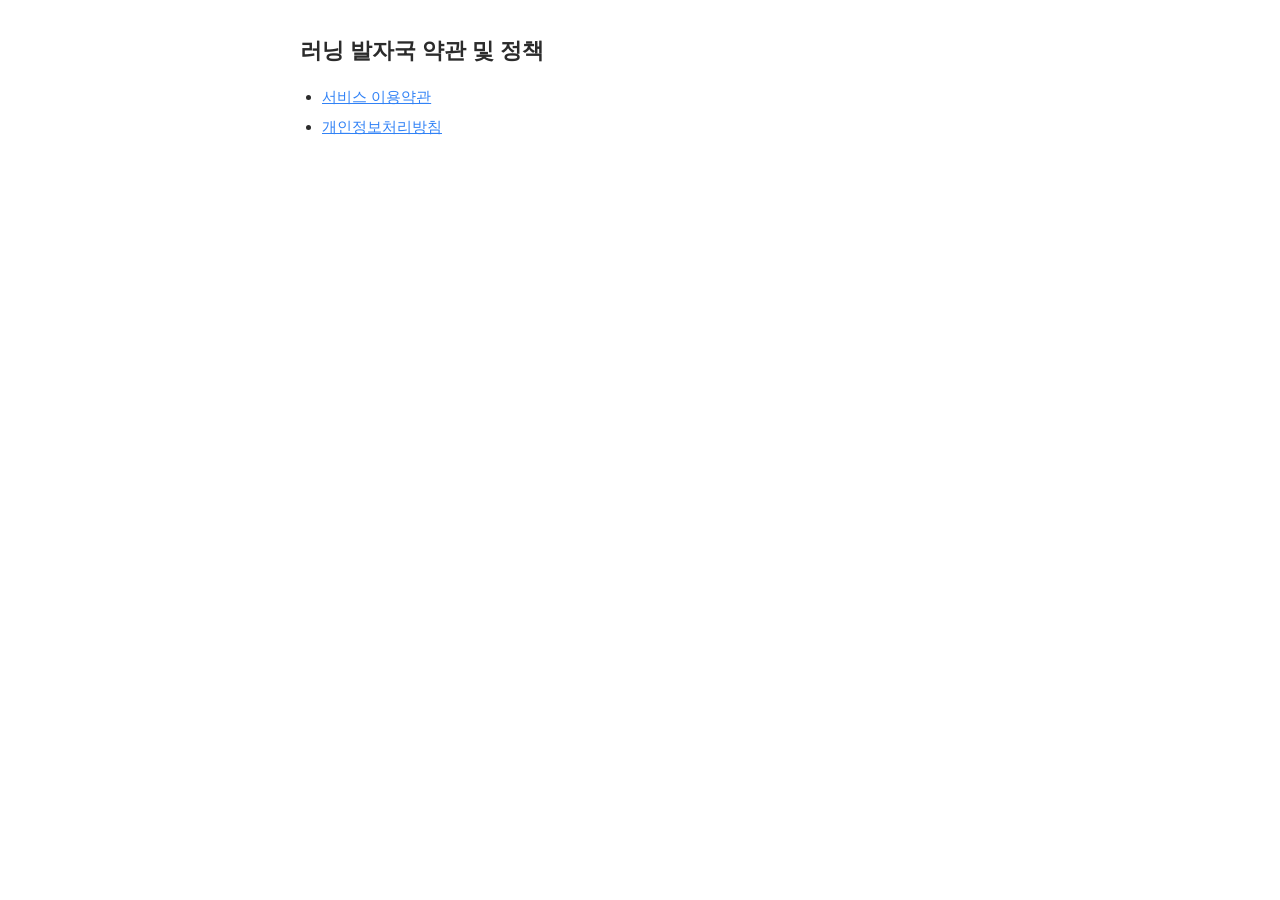
<file: index.html>
<!DOCTYPE html>
<html lang="ko">
<head><meta charset="utf-8"><meta name="viewport" content="width=device-width, initial-scale=1"><title>러닝 발자국 약관</title><link rel="stylesheet" href="style.css"></head>
<body>
<h1>러닝 발자국 약관 및 정책</h1>
<ul>
  <li><a href="terms.html">서비스 이용약관</a></li>
  <li><a href="privacy.html">개인정보처리방침</a></li>
</ul>
</body>
</html>
</file>
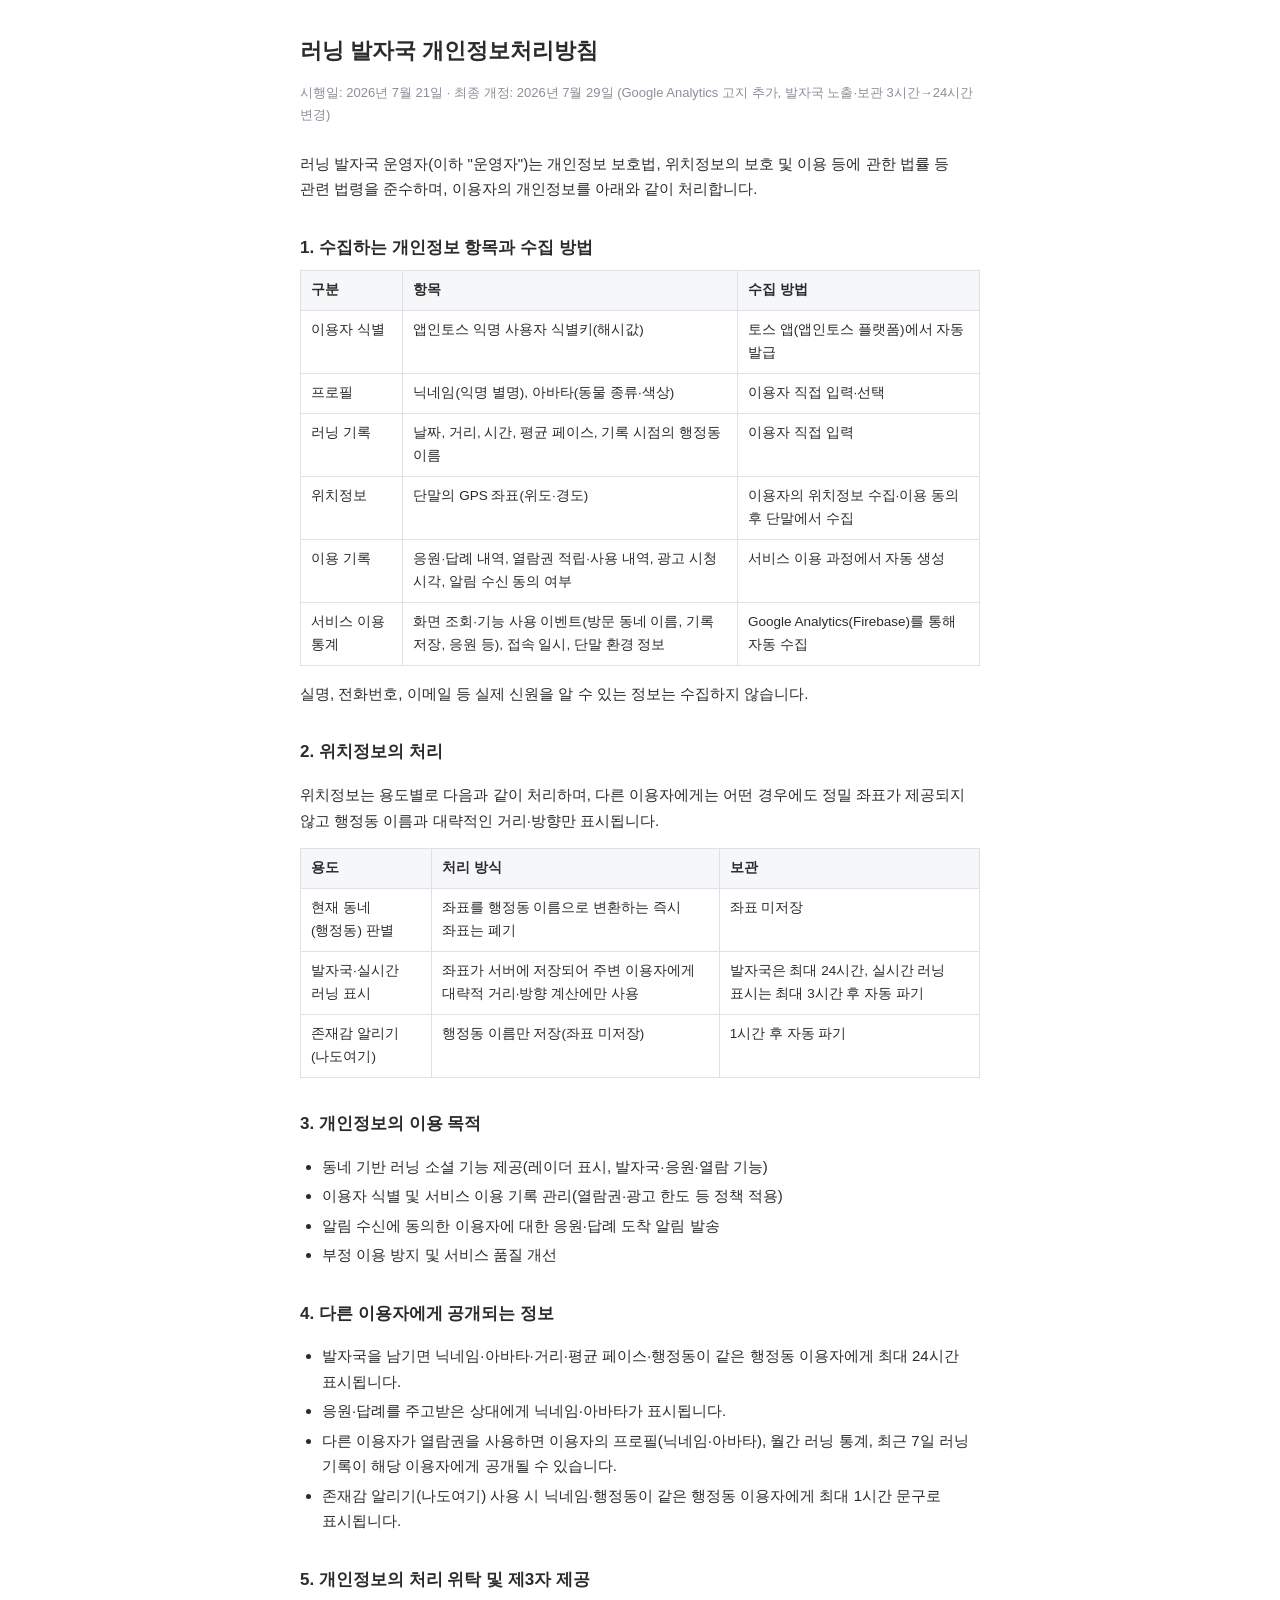
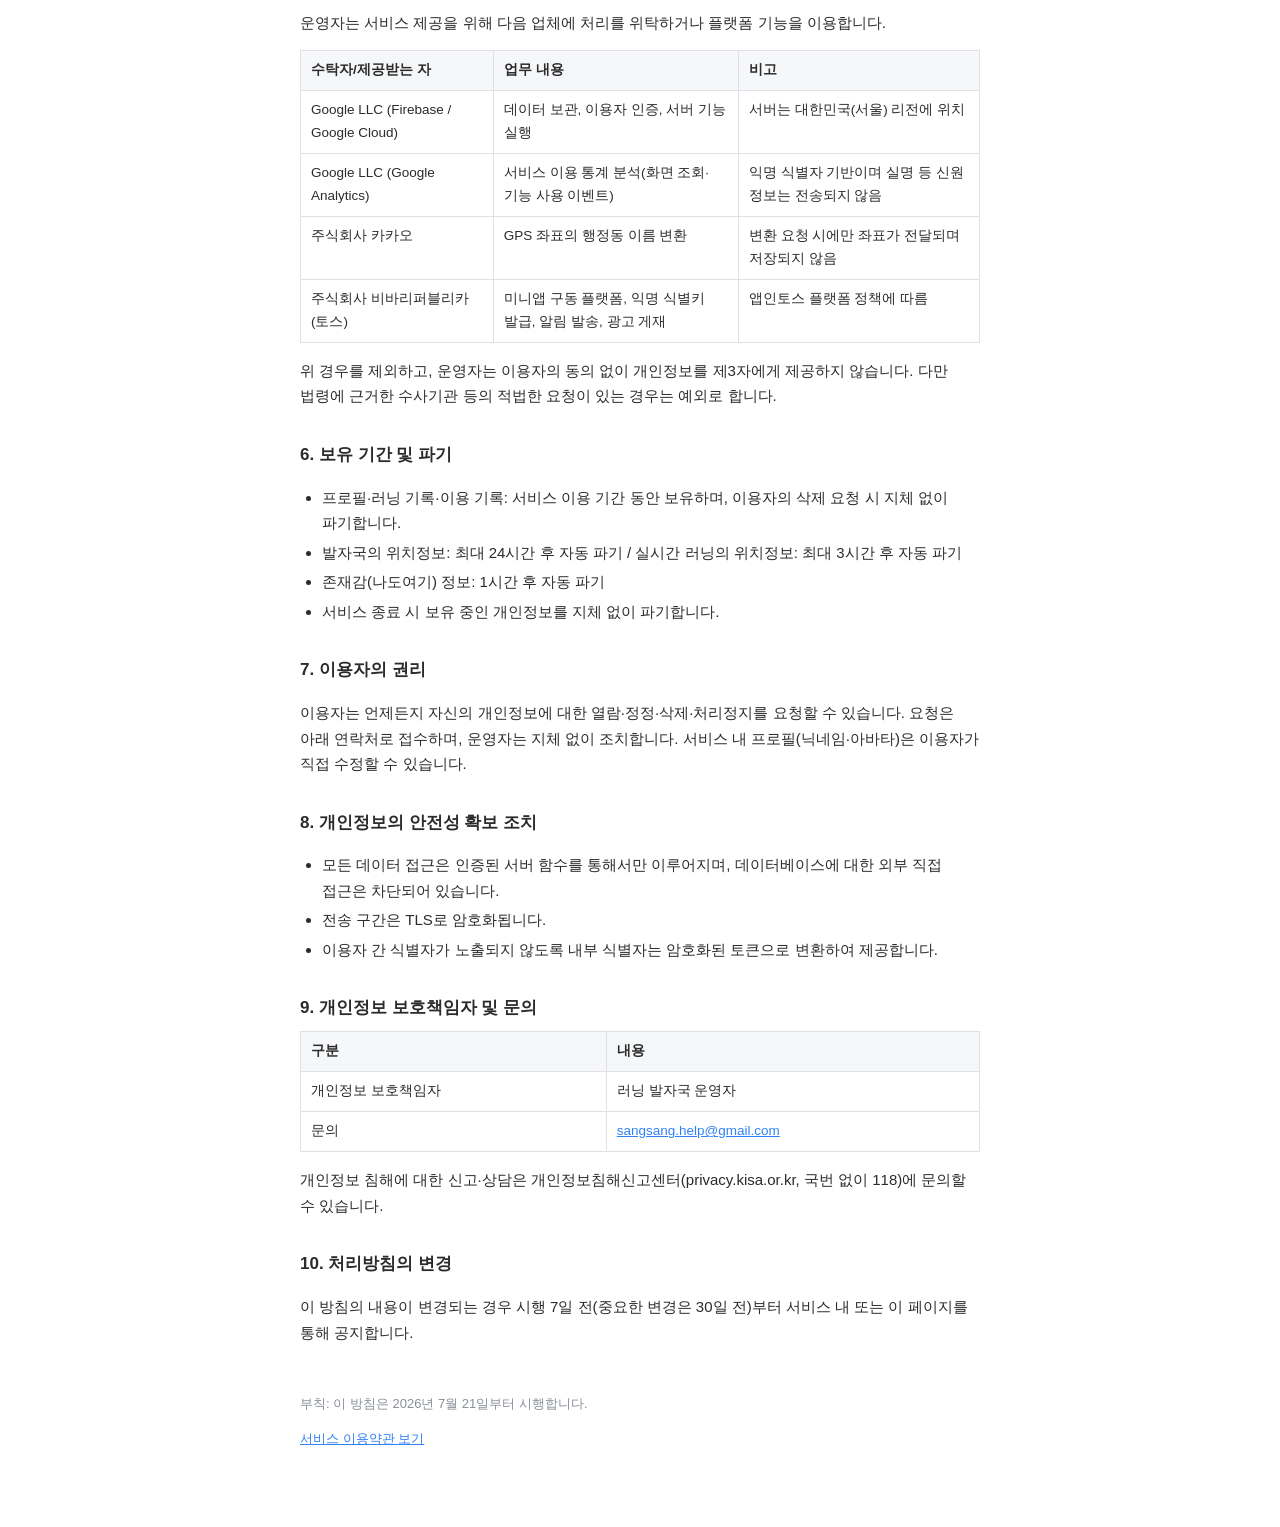
<file: privacy.html>
<!DOCTYPE html>
<html lang="ko">
<head>
<meta charset="utf-8">
<meta name="viewport" content="width=device-width, initial-scale=1">
<title>러닝 발자국 개인정보처리방침</title>
<link rel="stylesheet" href="style.css">
</head>
<body>
<h1>러닝 발자국 개인정보처리방침</h1>
<p class="meta">시행일: 2026년 7월 21일 · 최종 개정: 2026년 7월 29일 (Google Analytics 고지 추가, 발자국 노출·보관 3시간→24시간 변경)</p>

<p>러닝 발자국 운영자(이하 "운영자")는 개인정보 보호법, 위치정보의 보호 및 이용 등에 관한 법률 등 관련 법령을 준수하며, 이용자의 개인정보를 아래와 같이 처리합니다.</p>

<h2>1. 수집하는 개인정보 항목과 수집 방법</h2>
<table>
  <tr><th>구분</th><th>항목</th><th>수집 방법</th></tr>
  <tr><td>이용자 식별</td><td>앱인토스 익명 사용자 식별키(해시값)</td><td>토스 앱(앱인토스 플랫폼)에서 자동 발급</td></tr>
  <tr><td>프로필</td><td>닉네임(익명 별명), 아바타(동물 종류·색상)</td><td>이용자 직접 입력·선택</td></tr>
  <tr><td>러닝 기록</td><td>날짜, 거리, 시간, 평균 페이스, 기록 시점의 행정동 이름</td><td>이용자 직접 입력</td></tr>
  <tr><td>위치정보</td><td>단말의 GPS 좌표(위도·경도)</td><td>이용자의 위치정보 수집·이용 동의 후 단말에서 수집</td></tr>
  <tr><td>이용 기록</td><td>응원·답례 내역, 열람권 적립·사용 내역, 광고 시청 시각, 알림 수신 동의 여부</td><td>서비스 이용 과정에서 자동 생성</td></tr>
  <tr><td>서비스 이용 통계</td><td>화면 조회·기능 사용 이벤트(방문 동네 이름, 기록 저장, 응원 등), 접속 일시, 단말 환경 정보</td><td>Google Analytics(Firebase)를 통해 자동 수집</td></tr>
</table>
<p>실명, 전화번호, 이메일 등 실제 신원을 알 수 있는 정보는 수집하지 않습니다.</p>

<h2>2. 위치정보의 처리</h2>
<p>위치정보는 용도별로 다음과 같이 처리하며, 다른 이용자에게는 어떤 경우에도 정밀 좌표가 제공되지 않고 행정동 이름과 대략적인 거리·방향만 표시됩니다.</p>
<table>
  <tr><th>용도</th><th>처리 방식</th><th>보관</th></tr>
  <tr><td>현재 동네(행정동) 판별</td><td>좌표를 행정동 이름으로 변환하는 즉시 좌표는 폐기</td><td>좌표 미저장</td></tr>
  <tr><td>발자국·실시간 러닝 표시</td><td>좌표가 서버에 저장되어 주변 이용자에게 대략적 거리·방향 계산에만 사용</td><td>발자국은 최대 24시간, 실시간 러닝 표시는 최대 3시간 후 자동 파기</td></tr>
  <tr><td>존재감 알리기(나도여기)</td><td>행정동 이름만 저장(좌표 미저장)</td><td>1시간 후 자동 파기</td></tr>
</table>

<h2>3. 개인정보의 이용 목적</h2>
<ul>
  <li>동네 기반 러닝 소셜 기능 제공(레이더 표시, 발자국·응원·열람 기능)</li>
  <li>이용자 식별 및 서비스 이용 기록 관리(열람권·광고 한도 등 정책 적용)</li>
  <li>알림 수신에 동의한 이용자에 대한 응원·답례 도착 알림 발송</li>
  <li>부정 이용 방지 및 서비스 품질 개선</li>
</ul>

<h2>4. 다른 이용자에게 공개되는 정보</h2>
<ul>
  <li>발자국을 남기면 닉네임·아바타·거리·평균 페이스·행정동이 같은 행정동 이용자에게 최대 24시간 표시됩니다.</li>
  <li>응원·답례를 주고받은 상대에게 닉네임·아바타가 표시됩니다.</li>
  <li>다른 이용자가 열람권을 사용하면 이용자의 프로필(닉네임·아바타), 월간 러닝 통계, 최근 7일 러닝 기록이 해당 이용자에게 공개될 수 있습니다.</li>
  <li>존재감 알리기(나도여기) 사용 시 닉네임·행정동이 같은 행정동 이용자에게 최대 1시간 문구로 표시됩니다.</li>
</ul>

<h2>5. 개인정보의 처리 위탁 및 제3자 제공</h2>
<p>운영자는 서비스 제공을 위해 다음 업체에 처리를 위탁하거나 플랫폼 기능을 이용합니다.</p>
<table>
  <tr><th>수탁자/제공받는 자</th><th>업무 내용</th><th>비고</th></tr>
  <tr><td>Google LLC (Firebase / Google Cloud)</td><td>데이터 보관, 이용자 인증, 서버 기능 실행</td><td>서버는 대한민국(서울) 리전에 위치</td></tr>
  <tr><td>Google LLC (Google Analytics)</td><td>서비스 이용 통계 분석(화면 조회·기능 사용 이벤트)</td><td>익명 식별자 기반이며 실명 등 신원 정보는 전송되지 않음</td></tr>
  <tr><td>주식회사 카카오</td><td>GPS 좌표의 행정동 이름 변환</td><td>변환 요청 시에만 좌표가 전달되며 저장되지 않음</td></tr>
  <tr><td>주식회사 비바리퍼블리카(토스)</td><td>미니앱 구동 플랫폼, 익명 식별키 발급, 알림 발송, 광고 게재</td><td>앱인토스 플랫폼 정책에 따름</td></tr>
</table>
<p>위 경우를 제외하고, 운영자는 이용자의 동의 없이 개인정보를 제3자에게 제공하지 않습니다. 다만 법령에 근거한 수사기관 등의 적법한 요청이 있는 경우는 예외로 합니다.</p>

<h2>6. 보유 기간 및 파기</h2>
<ul>
  <li>프로필·러닝 기록·이용 기록: 서비스 이용 기간 동안 보유하며, 이용자의 삭제 요청 시 지체 없이 파기합니다.</li>
  <li>발자국의 위치정보: 최대 24시간 후 자동 파기 / 실시간 러닝의 위치정보: 최대 3시간 후 자동 파기</li>
  <li>존재감(나도여기) 정보: 1시간 후 자동 파기</li>
  <li>서비스 종료 시 보유 중인 개인정보를 지체 없이 파기합니다.</li>
</ul>

<h2>7. 이용자의 권리</h2>
<p>이용자는 언제든지 자신의 개인정보에 대한 열람·정정·삭제·처리정지를 요청할 수 있습니다. 요청은 아래 연락처로 접수하며, 운영자는 지체 없이 조치합니다. 서비스 내 프로필(닉네임·아바타)은 이용자가 직접 수정할 수 있습니다.</p>

<h2>8. 개인정보의 안전성 확보 조치</h2>
<ul>
  <li>모든 데이터 접근은 인증된 서버 함수를 통해서만 이루어지며, 데이터베이스에 대한 외부 직접 접근은 차단되어 있습니다.</li>
  <li>전송 구간은 TLS로 암호화됩니다.</li>
  <li>이용자 간 식별자가 노출되지 않도록 내부 식별자는 암호화된 토큰으로 변환하여 제공합니다.</li>
</ul>

<h2>9. 개인정보 보호책임자 및 문의</h2>
<table>
  <tr><th>구분</th><th>내용</th></tr>
  <tr><td>개인정보 보호책임자</td><td>러닝 발자국 운영자</td></tr>
  <tr><td>문의</td><td><a href="mailto:sangsang.help@gmail.com">sangsang.help@gmail.com</a></td></tr>
</table>
<p>개인정보 침해에 대한 신고·상담은 개인정보침해신고센터(privacy.kisa.or.kr, 국번 없이 118)에 문의할 수 있습니다.</p>

<h2>10. 처리방침의 변경</h2>
<p>이 방침의 내용이 변경되는 경우 시행 7일 전(중요한 변경은 30일 전)부터 서비스 내 또는 이 페이지를 통해 공지합니다.</p>

<div class="footer">
  <p>부칙: 이 방침은 2026년 7월 21일부터 시행합니다.</p>
  <p><a href="terms.html">서비스 이용약관 보기</a></p>
</div>
</body>
</html>
</file>
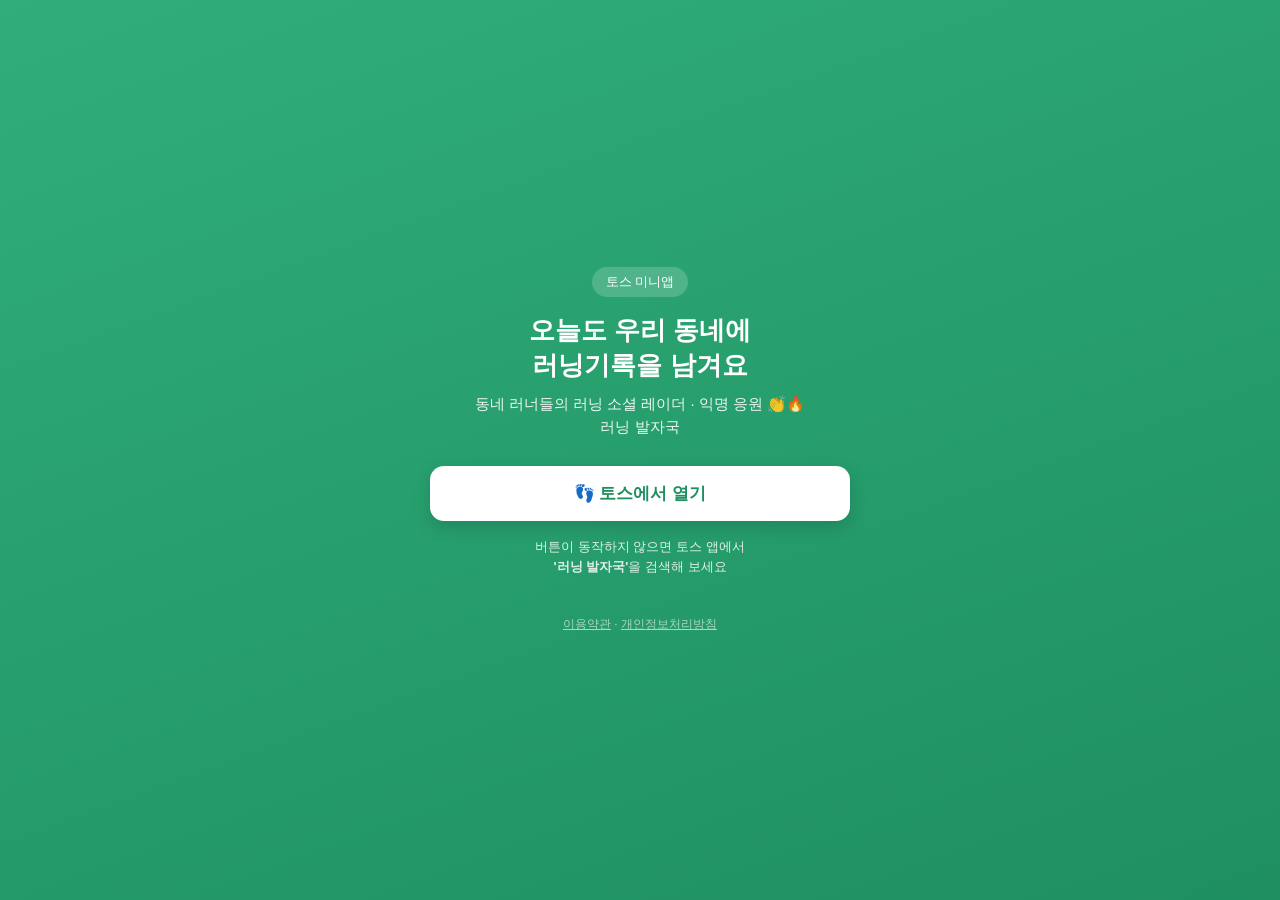
<file: share.html>
<!DOCTYPE html>
<html lang="ko">
<head>
<meta charset="utf-8">
<meta name="viewport" content="width=device-width, initial-scale=1">
<title>러닝 발자국 — 오늘도 우리 동네에 러닝기록을 남겨요</title>
<meta name="description" content="동네 러너들의 러닝 소셜 레이더 · 익명 응원 👏🔥 토스 미니앱 러닝 발자국">

<!-- Open Graph -->
<meta property="og:type" content="website">
<meta property="og:title" content="러닝 발자국 — 오늘도 우리 동네에 러닝기록을 남겨요">
<meta property="og:description" content="동네 러너들의 러닝 소셜 레이더 · 익명 응원 👏🔥 토스 미니앱">
<meta property="og:image" content="https://runbuddy.github.io/og-image.png">
<meta property="og:image:width" content="1200">
<meta property="og:image:height" content="600">
<meta property="og:url" content="https://runbuddy.github.io/share.html">
<meta name="twitter:card" content="summary_large_image">

<style>
  * { margin: 0; padding: 0; box-sizing: border-box; }
  body {
    font-family: -apple-system, BlinkMacSystemFont, "Apple SD Gothic Neo", "Pretendard", sans-serif;
    min-height: 100vh;
    display: flex; align-items: center; justify-content: center;
    background: linear-gradient(160deg, #2fae7a 0%, #1f8f60 100%);
    color: #fff; text-align: center; padding: 24px;
  }
  .card { max-width: 420px; width: 100%; }
  .badge {
    display: inline-block; background: rgba(255,255,255,.18);
    border-radius: 999px; padding: 6px 14px; font-size: 13px; margin-bottom: 16px;
  }
  h1 { font-size: 26px; line-height: 1.35; margin-bottom: 10px; }
  p.desc { font-size: 15px; opacity: .92; line-height: 1.5; margin-bottom: 28px; }
  a.cta {
    display: block; background: #fff; color: #1f8f60; text-decoration: none;
    font-weight: 700; font-size: 17px; padding: 16px; border-radius: 14px;
    box-shadow: 0 6px 18px rgba(0,0,0,.15);
  }
  p.fallback { margin-top: 16px; font-size: 13px; opacity: .85; line-height: 1.5; }
  .foot { margin-top: 40px; font-size: 12px; opacity: .6; }
  .foot a { color: inherit; }
</style>
</head>
<body>
<div class="card">
  <div class="badge">토스 미니앱</div>
  <h1>오늘도 우리 동네에<br>러닝기록을 남겨요</h1>
  <p class="desc">동네 러너들의 러닝 소셜 레이더 · 익명 응원 👏🔥<br>러닝 발자국</p>
  <a class="cta" href="intoss://runbuddy">👣 토스에서 열기</a>
  <p class="fallback">버튼이 동작하지 않으면 토스 앱에서<br><b>'러닝 발자국'</b>을 검색해 보세요</p>
  <div class="foot"><a href="terms.html">이용약관</a> · <a href="privacy.html">개인정보처리방침</a></div>
</div>
</body>
</html>
</file>
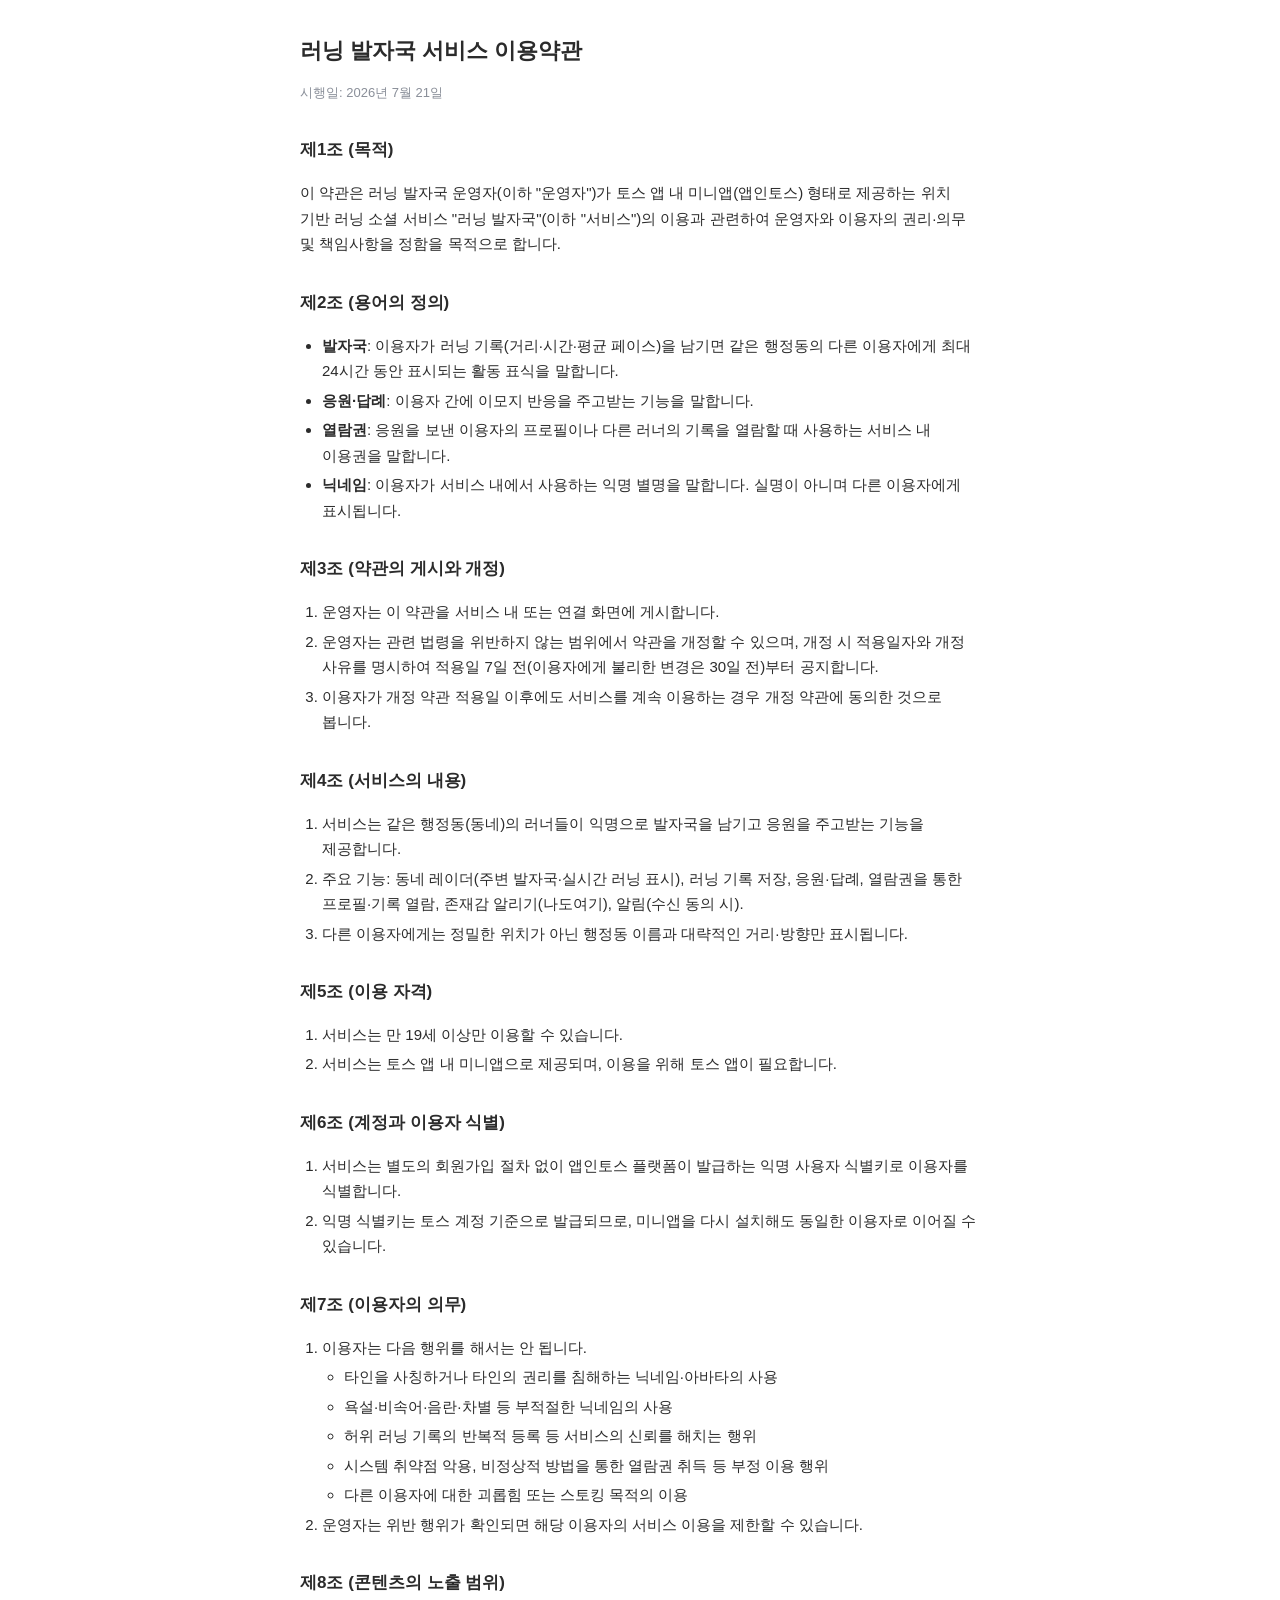
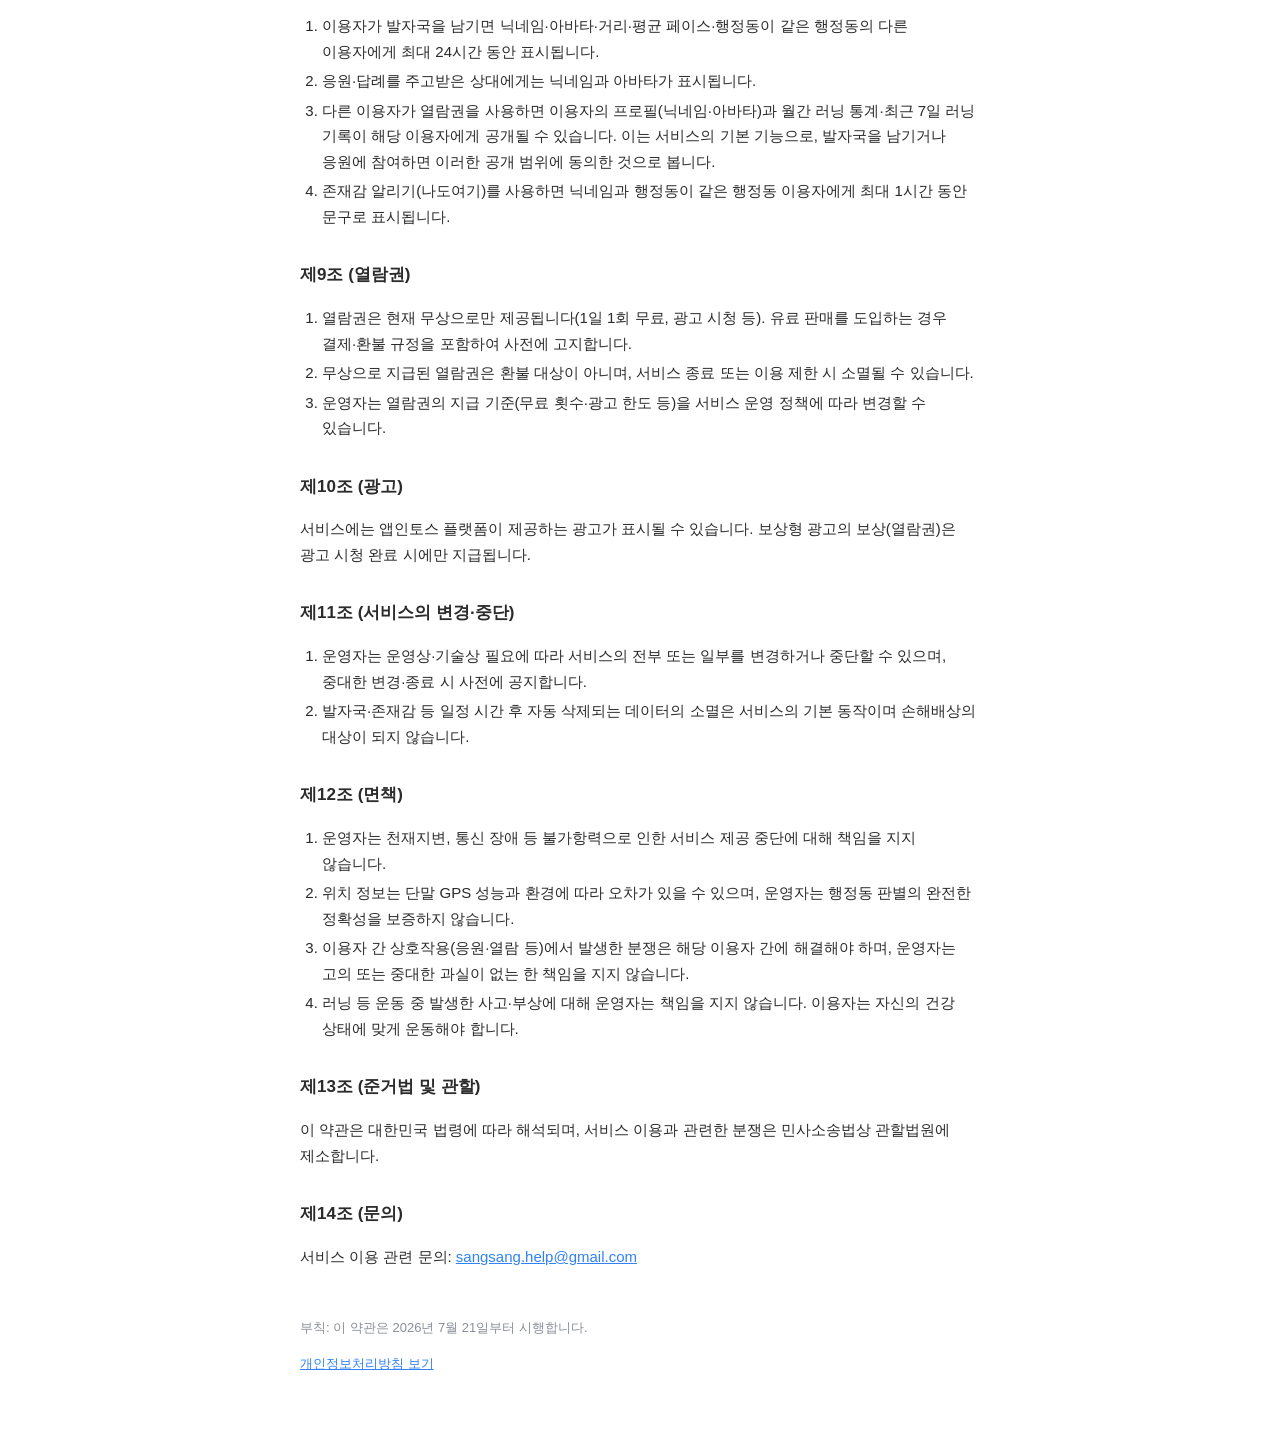
<file: terms.html>
<!DOCTYPE html>
<html lang="ko">
<head>
<meta charset="utf-8">
<meta name="viewport" content="width=device-width, initial-scale=1">
<title>러닝 발자국 서비스 이용약관</title>
<link rel="stylesheet" href="style.css">
</head>
<body>
<h1>러닝 발자국 서비스 이용약관</h1>
<p class="meta">시행일: 2026년 7월 21일</p>

<h2>제1조 (목적)</h2>
<p>이 약관은 러닝 발자국 운영자(이하 "운영자")가 토스 앱 내 미니앱(앱인토스) 형태로 제공하는 위치 기반 러닝 소셜 서비스 "러닝 발자국"(이하 "서비스")의 이용과 관련하여 운영자와 이용자의 권리·의무 및 책임사항을 정함을 목적으로 합니다.</p>

<h2>제2조 (용어의 정의)</h2>
<ul>
  <li><b>발자국</b>: 이용자가 러닝 기록(거리·시간·평균 페이스)을 남기면 같은 행정동의 다른 이용자에게 최대 24시간 동안 표시되는 활동 표식을 말합니다.</li>
  <li><b>응원·답례</b>: 이용자 간에 이모지 반응을 주고받는 기능을 말합니다.</li>
  <li><b>열람권</b>: 응원을 보낸 이용자의 프로필이나 다른 러너의 기록을 열람할 때 사용하는 서비스 내 이용권을 말합니다.</li>
  <li><b>닉네임</b>: 이용자가 서비스 내에서 사용하는 익명 별명을 말합니다. 실명이 아니며 다른 이용자에게 표시됩니다.</li>
</ul>

<h2>제3조 (약관의 게시와 개정)</h2>
<ol>
  <li>운영자는 이 약관을 서비스 내 또는 연결 화면에 게시합니다.</li>
  <li>운영자는 관련 법령을 위반하지 않는 범위에서 약관을 개정할 수 있으며, 개정 시 적용일자와 개정 사유를 명시하여 적용일 7일 전(이용자에게 불리한 변경은 30일 전)부터 공지합니다.</li>
  <li>이용자가 개정 약관 적용일 이후에도 서비스를 계속 이용하는 경우 개정 약관에 동의한 것으로 봅니다.</li>
</ol>

<h2>제4조 (서비스의 내용)</h2>
<ol>
  <li>서비스는 같은 행정동(동네)의 러너들이 익명으로 발자국을 남기고 응원을 주고받는 기능을 제공합니다.</li>
  <li>주요 기능: 동네 레이더(주변 발자국·실시간 러닝 표시), 러닝 기록 저장, 응원·답례, 열람권을 통한 프로필·기록 열람, 존재감 알리기(나도여기), 알림(수신 동의 시).</li>
  <li>다른 이용자에게는 정밀한 위치가 아닌 행정동 이름과 대략적인 거리·방향만 표시됩니다.</li>
</ol>

<h2>제5조 (이용 자격)</h2>
<ol>
  <li>서비스는 만 19세 이상만 이용할 수 있습니다.</li>
  <li>서비스는 토스 앱 내 미니앱으로 제공되며, 이용을 위해 토스 앱이 필요합니다.</li>
</ol>

<h2>제6조 (계정과 이용자 식별)</h2>
<ol>
  <li>서비스는 별도의 회원가입 절차 없이 앱인토스 플랫폼이 발급하는 익명 사용자 식별키로 이용자를 식별합니다.</li>
  <li>익명 식별키는 토스 계정 기준으로 발급되므로, 미니앱을 다시 설치해도 동일한 이용자로 이어질 수 있습니다.</li>
</ol>

<h2>제7조 (이용자의 의무)</h2>
<ol>
  <li>이용자는 다음 행위를 해서는 안 됩니다.
    <ul>
      <li>타인을 사칭하거나 타인의 권리를 침해하는 닉네임·아바타의 사용</li>
      <li>욕설·비속어·음란·차별 등 부적절한 닉네임의 사용</li>
      <li>허위 러닝 기록의 반복적 등록 등 서비스의 신뢰를 해치는 행위</li>
      <li>시스템 취약점 악용, 비정상적 방법을 통한 열람권 취득 등 부정 이용 행위</li>
      <li>다른 이용자에 대한 괴롭힘 또는 스토킹 목적의 이용</li>
    </ul>
  </li>
  <li>운영자는 위반 행위가 확인되면 해당 이용자의 서비스 이용을 제한할 수 있습니다.</li>
</ol>

<h2>제8조 (콘텐츠의 노출 범위)</h2>
<ol>
  <li>이용자가 발자국을 남기면 닉네임·아바타·거리·평균 페이스·행정동이 같은 행정동의 다른 이용자에게 최대 24시간 동안 표시됩니다.</li>
  <li>응원·답례를 주고받은 상대에게는 닉네임과 아바타가 표시됩니다.</li>
  <li>다른 이용자가 열람권을 사용하면 이용자의 프로필(닉네임·아바타)과 월간 러닝 통계·최근 7일 러닝 기록이 해당 이용자에게 공개될 수 있습니다. 이는 서비스의 기본 기능으로, 발자국을 남기거나 응원에 참여하면 이러한 공개 범위에 동의한 것으로 봅니다.</li>
  <li>존재감 알리기(나도여기)를 사용하면 닉네임과 행정동이 같은 행정동 이용자에게 최대 1시간 동안 문구로 표시됩니다.</li>
</ol>

<h2>제9조 (열람권)</h2>
<ol>
  <li>열람권은 현재 무상으로만 제공됩니다(1일 1회 무료, 광고 시청 등). 유료 판매를 도입하는 경우 결제·환불 규정을 포함하여 사전에 고지합니다.</li>
  <li>무상으로 지급된 열람권은 환불 대상이 아니며, 서비스 종료 또는 이용 제한 시 소멸될 수 있습니다.</li>
  <li>운영자는 열람권의 지급 기준(무료 횟수·광고 한도 등)을 서비스 운영 정책에 따라 변경할 수 있습니다.</li>
</ol>

<h2>제10조 (광고)</h2>
<p>서비스에는 앱인토스 플랫폼이 제공하는 광고가 표시될 수 있습니다. 보상형 광고의 보상(열람권)은 광고 시청 완료 시에만 지급됩니다.</p>

<h2>제11조 (서비스의 변경·중단)</h2>
<ol>
  <li>운영자는 운영상·기술상 필요에 따라 서비스의 전부 또는 일부를 변경하거나 중단할 수 있으며, 중대한 변경·종료 시 사전에 공지합니다.</li>
  <li>발자국·존재감 등 일정 시간 후 자동 삭제되는 데이터의 소멸은 서비스의 기본 동작이며 손해배상의 대상이 되지 않습니다.</li>
</ol>

<h2>제12조 (면책)</h2>
<ol>
  <li>운영자는 천재지변, 통신 장애 등 불가항력으로 인한 서비스 제공 중단에 대해 책임을 지지 않습니다.</li>
  <li>위치 정보는 단말 GPS 성능과 환경에 따라 오차가 있을 수 있으며, 운영자는 행정동 판별의 완전한 정확성을 보증하지 않습니다.</li>
  <li>이용자 간 상호작용(응원·열람 등)에서 발생한 분쟁은 해당 이용자 간에 해결해야 하며, 운영자는 고의 또는 중대한 과실이 없는 한 책임을 지지 않습니다.</li>
  <li>러닝 등 운동 중 발생한 사고·부상에 대해 운영자는 책임을 지지 않습니다. 이용자는 자신의 건강 상태에 맞게 운동해야 합니다.</li>
</ol>

<h2>제13조 (준거법 및 관할)</h2>
<p>이 약관은 대한민국 법령에 따라 해석되며, 서비스 이용과 관련한 분쟁은 민사소송법상 관할법원에 제소합니다.</p>

<h2>제14조 (문의)</h2>
<p>서비스 이용 관련 문의: <a href="mailto:sangsang.help@gmail.com">sangsang.help@gmail.com</a></p>

<div class="footer">
  <p>부칙: 이 약관은 2026년 7월 21일부터 시행합니다.</p>
  <p><a href="privacy.html">개인정보처리방침 보기</a></p>
</div>
</body>
</html>
</file>
<file: style.css>
:root { color-scheme: light dark; }
* { box-sizing: border-box; }
body {
  margin: 0; padding: 24px 20px 64px;
  font-family: -apple-system, BlinkMacSystemFont, "Apple SD Gothic Neo", "Pretendard", "Noto Sans KR", sans-serif;
  line-height: 1.7; font-size: 15px; color: #2b2b2b; background: #fff;
  max-width: 720px; margin-left: auto; margin-right: auto;
  word-break: keep-all;
}
@media (prefers-color-scheme: dark) {
  body { color: #e6e6e6; background: #17171c; }
  h1, h2 { color: #fff; }
  .meta, .toc a { color: #9aa0a6; }
  table, th, td { border-color: #3a3a42 !important; }
  th { background: #22222a !important; }
}
h1 { font-size: 22px; margin: 8px 0 4px; }
h2 { font-size: 17px; margin: 32px 0 8px; }
.meta { color: #8a8f99; font-size: 13px; margin-bottom: 24px; }
ul, ol { padding-left: 22px; }
li { margin: 4px 0; }
table { border-collapse: collapse; width: 100%; font-size: 13.5px; margin: 8px 0; }
th, td { border: 1px solid #e0e0e6; padding: 8px 10px; text-align: left; vertical-align: top; }
th { background: #f6f7f9; }
.footer { margin-top: 48px; font-size: 13px; color: #8a8f99; }
a { color: #3182f6; }
</file>
